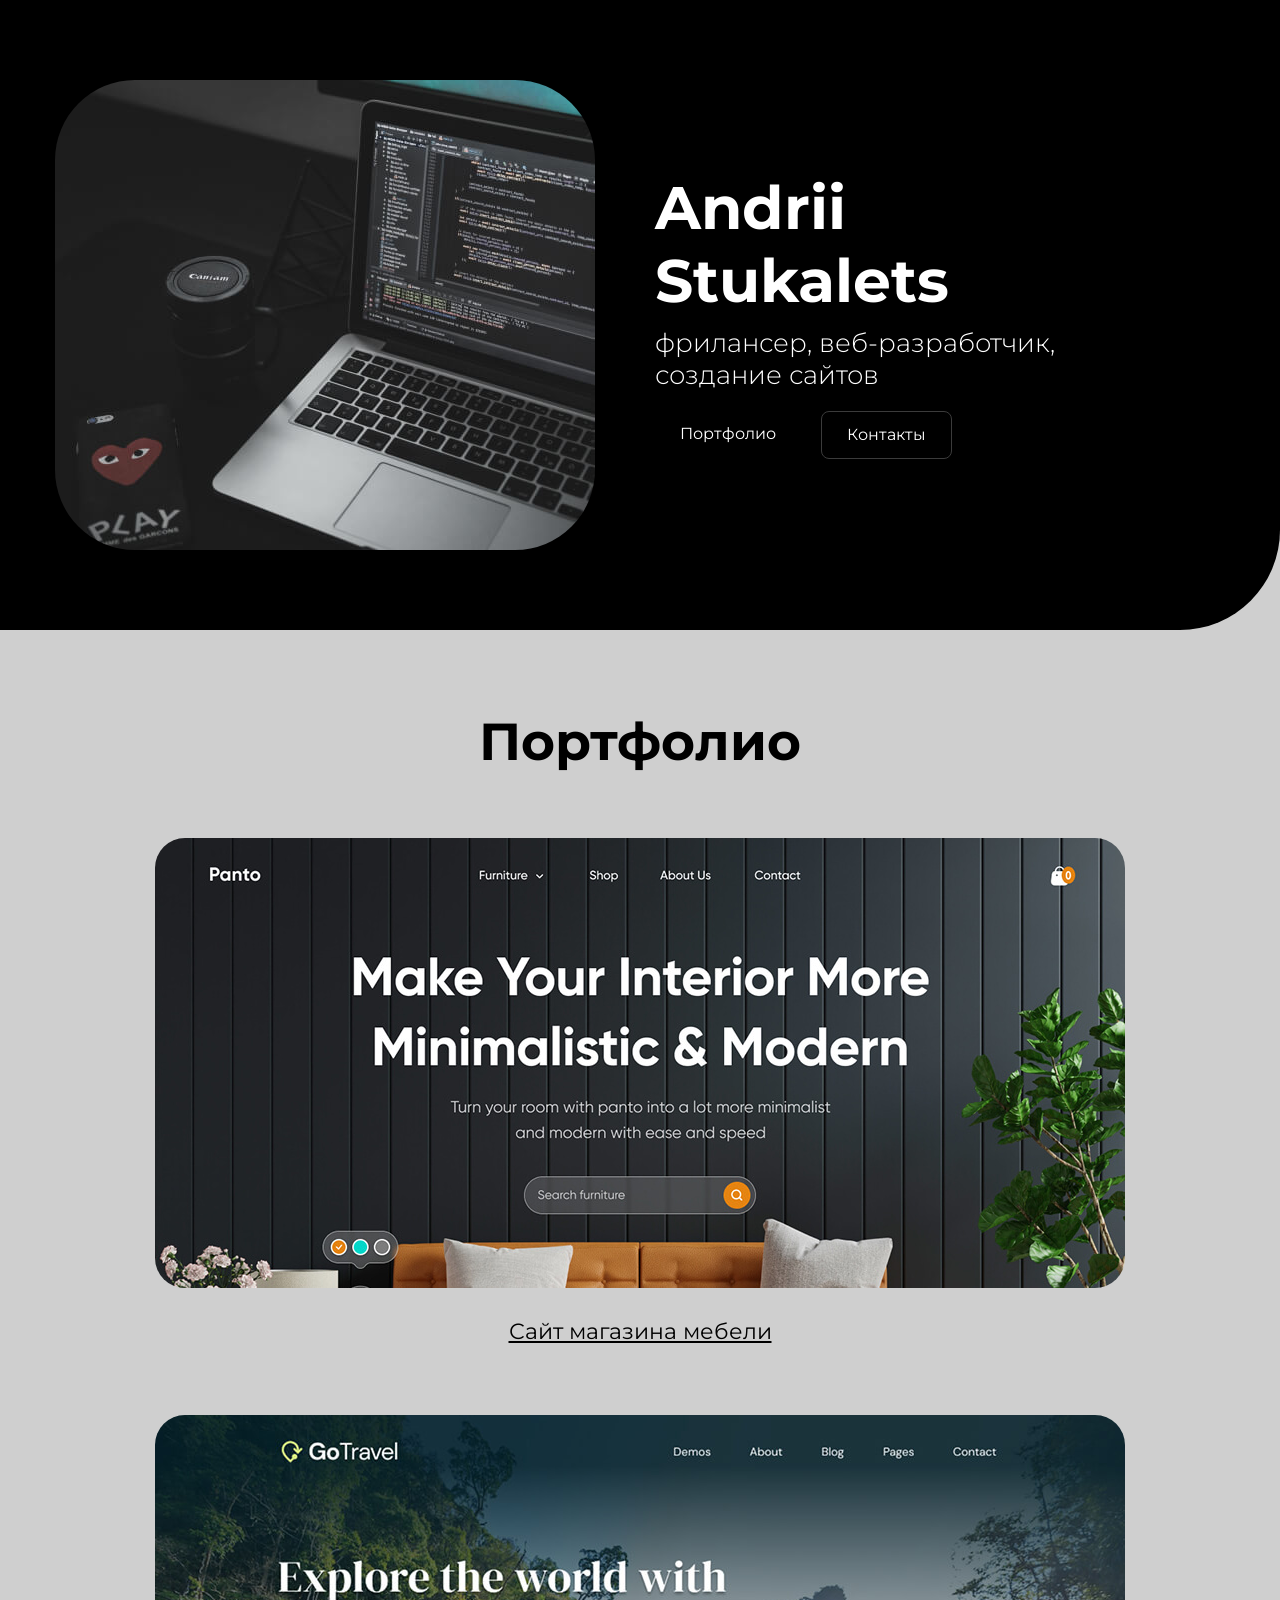
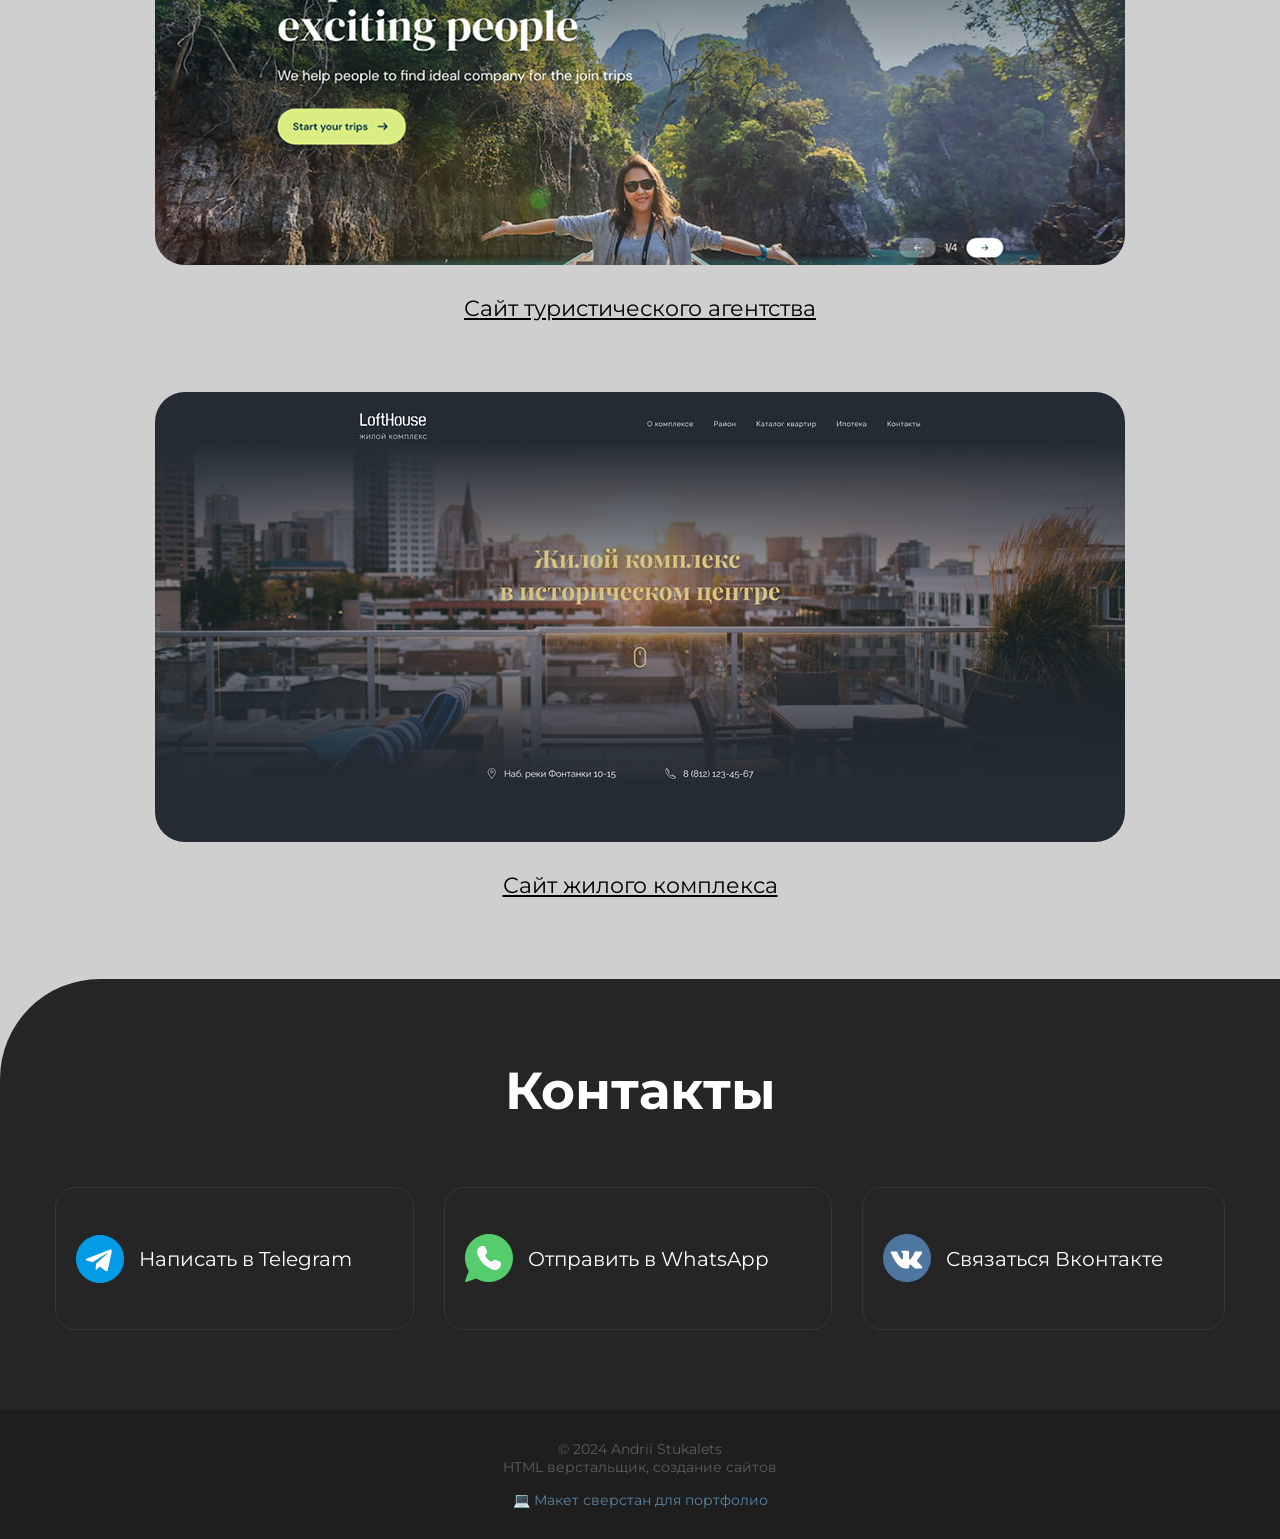
<file: index.html>
<!doctype html>
<html lang="ru">
  <head>
    <meta charset="UTF-8" />
    <meta name="viewport" content="width=device-width, initial-scale=1.0" />
    <title>Портфолио</title>
    <link rel="stylesheet" href="./css/reset.css" />
    <link rel="stylesheet" href="./css/main.css" />
    <link rel="stylesheet" href="./css/media.css" />

    <link rel="icon" type="image/x-icon" href="./img/favicons/favicon.svg" />
    <link
      rel="apple-touch-icon"
      sizes="180x180"
      href="./img/favicons/apple-touch-icon.png"
    />
  </head>
  <body>
    <header class="header">
      <div class="container">
        <div class="header-row">
          <img
            src="./img/photo.jpg"
            srcset="./img/photo@2x.jpg 2x"
            alt="Photo"
            class="header-img"
          />

          <div class="header-desc">
            <h1 class="header-title">
              Andrii<br />
              Stukalets
            </h1>
            <p class="header-text">
              фрилансер, веб-разработчик,<br />
              создание сайтов
            </p>

            <div class="header-btns">
              <a href="#portfolio" class="btn">Портфолио</a>
              <a href="#contacts" class="btn-outline">Контакты</a>
            </div>
          </div>
        </div>
      </div>
      <video class="header-video" autoplay muted loop>
        <source type="video/mp4" src="./video/planet2.mp4" />
      </video>
    </header>

    <main class="main">
      <section class="portfolio" id="portfolio">
        <div class="container">
          <h2 class="portfolio-title">Портфолио</h2>

          <div class="projects">
            <article class="project">
              <a href="./panto.html">
                <img
                  src="./img/portfolio/project-01.jpg"
                  srcset="./img/portfolio/project-01@2x.jpg 2x"
                  alt="Сайт магазина мебели"
                  class="project-img"
                />
              </a>

              <h3 class="project-title">
                <a href="./panto.html">Сайт магазина мебели</a>
              </h3>
            </article>

            <article class="project">
              <a href="./travel.html">
                <img
                  src="./img/portfolio/project-02.jpg"
                  srcset="./img/portfolio/project-02@2x.jpg 2x"
                  alt="Сайт туристического агентства"
                  class="project-img"
                />
              </a>

              <h3 class="project-title">
                <a href="./travel.html">Сайт туристического агентства</a>
              </h3>
            </article>

            <article class="project">
              <a href="./lofthouse.html">
                <img
                  src="./img/portfolio/project-03.jpg"
                  srcset="./img/portfolio/project-03@2x.jpg 2x"
                  alt="Сайт жилого комплекса"
                  class="project-img"
                />
              </a>

              <h3 class="project-title">
                <a href="./lofthouse.html">Сайт жилого комплекса</a>
              </h3>
            </article>
          </div>
        </div>
      </section>

      <section class="contacts" id="contacts">
        <div class="container">
          <h2 class="contacts-title">Контакты</h2>

          <div class="messengers">
            <a href="https://www.google.com/" target="_blank" class="messenger">
              <img src="./img/icons/telegram.svg" alt="Telegram" />
              Написать в Telegram</a
            >
            <a href="https://www.google.com/" target="_blank" class="messenger">
              <img src="./img/icons/whatsapp.svg" alt="WhatsApp" />
              Отправить в WhatsApp</a
            >
            <a href="https://www.google.com/" target="_blank" class="messenger">
              <img src="./img/icons/vk.svg" alt="Вконтакте" />
              Связаться Вконтакте</a
            >
          </div>
        </div>
      </section>
    </main>

    <footer class="footer">
      <div class="container">
        <div class="footer-inner">
          <p>
            © 2024 Andrii Stukalets<br />
            HTML верстальщик, создание сайтов
          </p>
          <p><a href="#" target="_blank">💻 Макет сверстан для портфолио</a></p>
        </div>
      </div>
    </footer>
  </body>
</html>
</file>
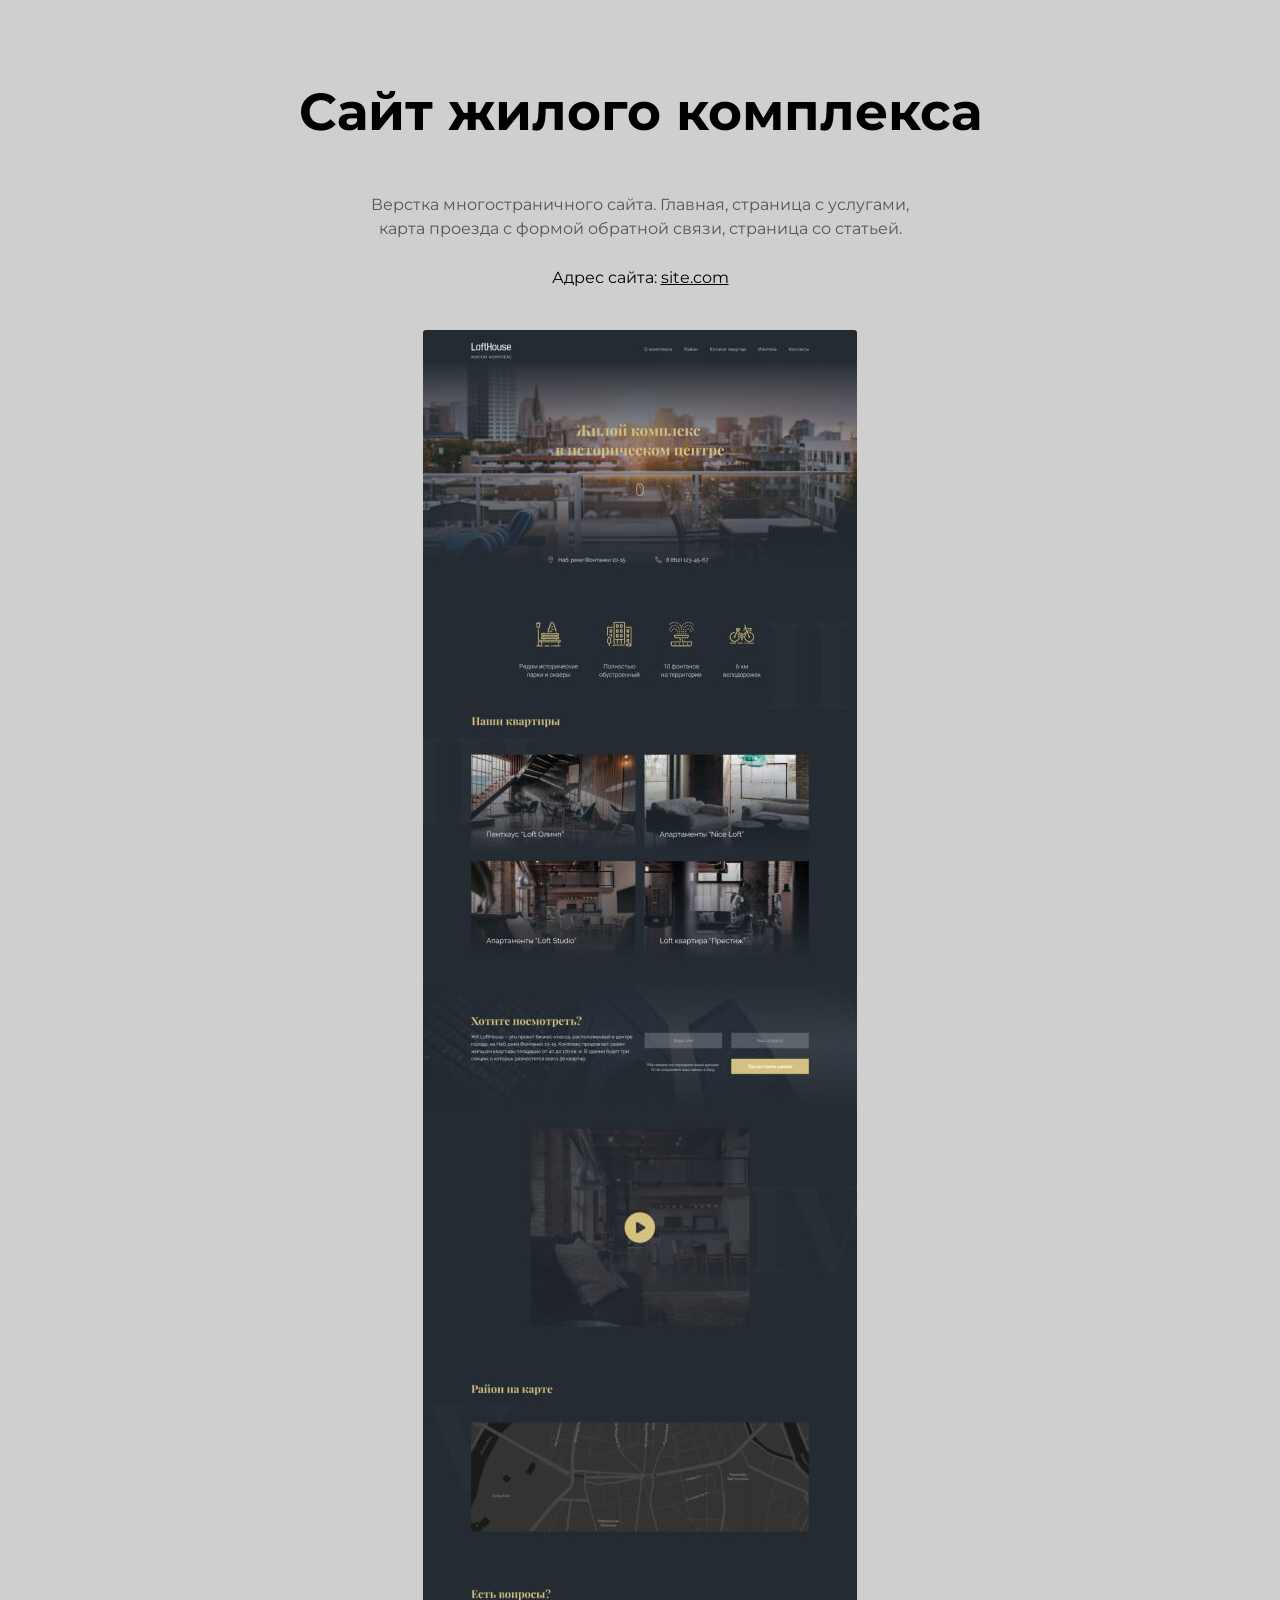
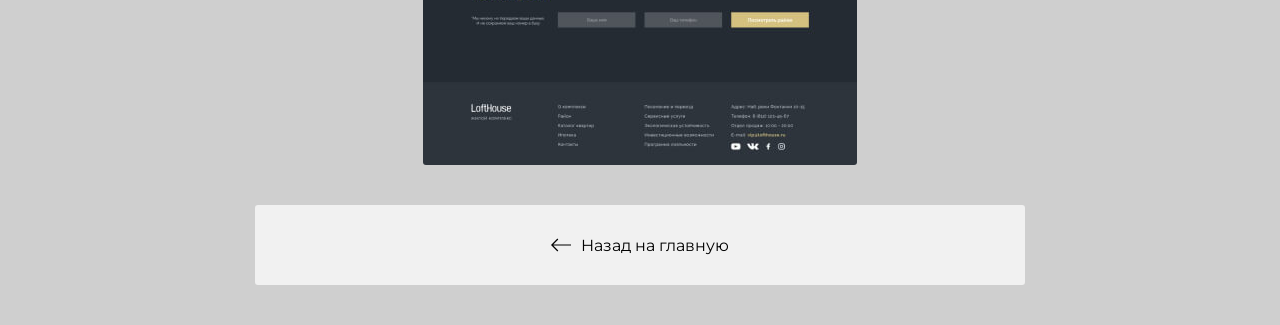
<file: lofthouse.html>
<!DOCTYPE html>
<html lang="ru">
<head>
    <meta charset="UTF-8">
    <meta name="viewport" content="width=device-width, initial-scale=1.0">
    <title>Сайт жилого комплекса</title>
    <link rel="stylesheet" href="./css/reset.css" />
    <link rel="stylesheet" href="./css/main.css" />
    <link rel="stylesheet" href="./css/media.css" />

    <link rel="icon" type="image/x-icon" href="./img/favicons/favicon.svg" />
    <link rel="apple-touch-icon" sizes="180x180" href="./img/favicons/apple-touch-icon.png" />
</head>
<body>
    <article class="inner-page">
      <div class="container">
        <div class="inner-page-details">
          <h1 class="inner-page-title">Сайт жилого комплекса</h1>
          <div class="inner-page-text">
            <p>
              Верстка многостраничного сайта. Главная, страница с услугами,
              карта проезда с формой обратной связи, страница со статьей.
            </p>

            <p class="inner-page-link">
              Адрес сайта: <a href="#" target="_blank">site.com</a>
            </p>
          </div>
        </div>

        <img
          class="inner-page-img"
          src="./img/projects/project-lofthouse.jpg"
          srcset="./img/projects/project-lofthouse@2x.jpg 2x"
          alt="Сайт жилого комплекса"
        />

        <p class="inner-page-backlink">
          <a href="./index.html">
            <img src="./img/icons/arrow-left.svg" alt="Назад на главную" />Назад
            на главную
          </a>
        </p>
      </div>
    </article>
</body>
</html>
</file>
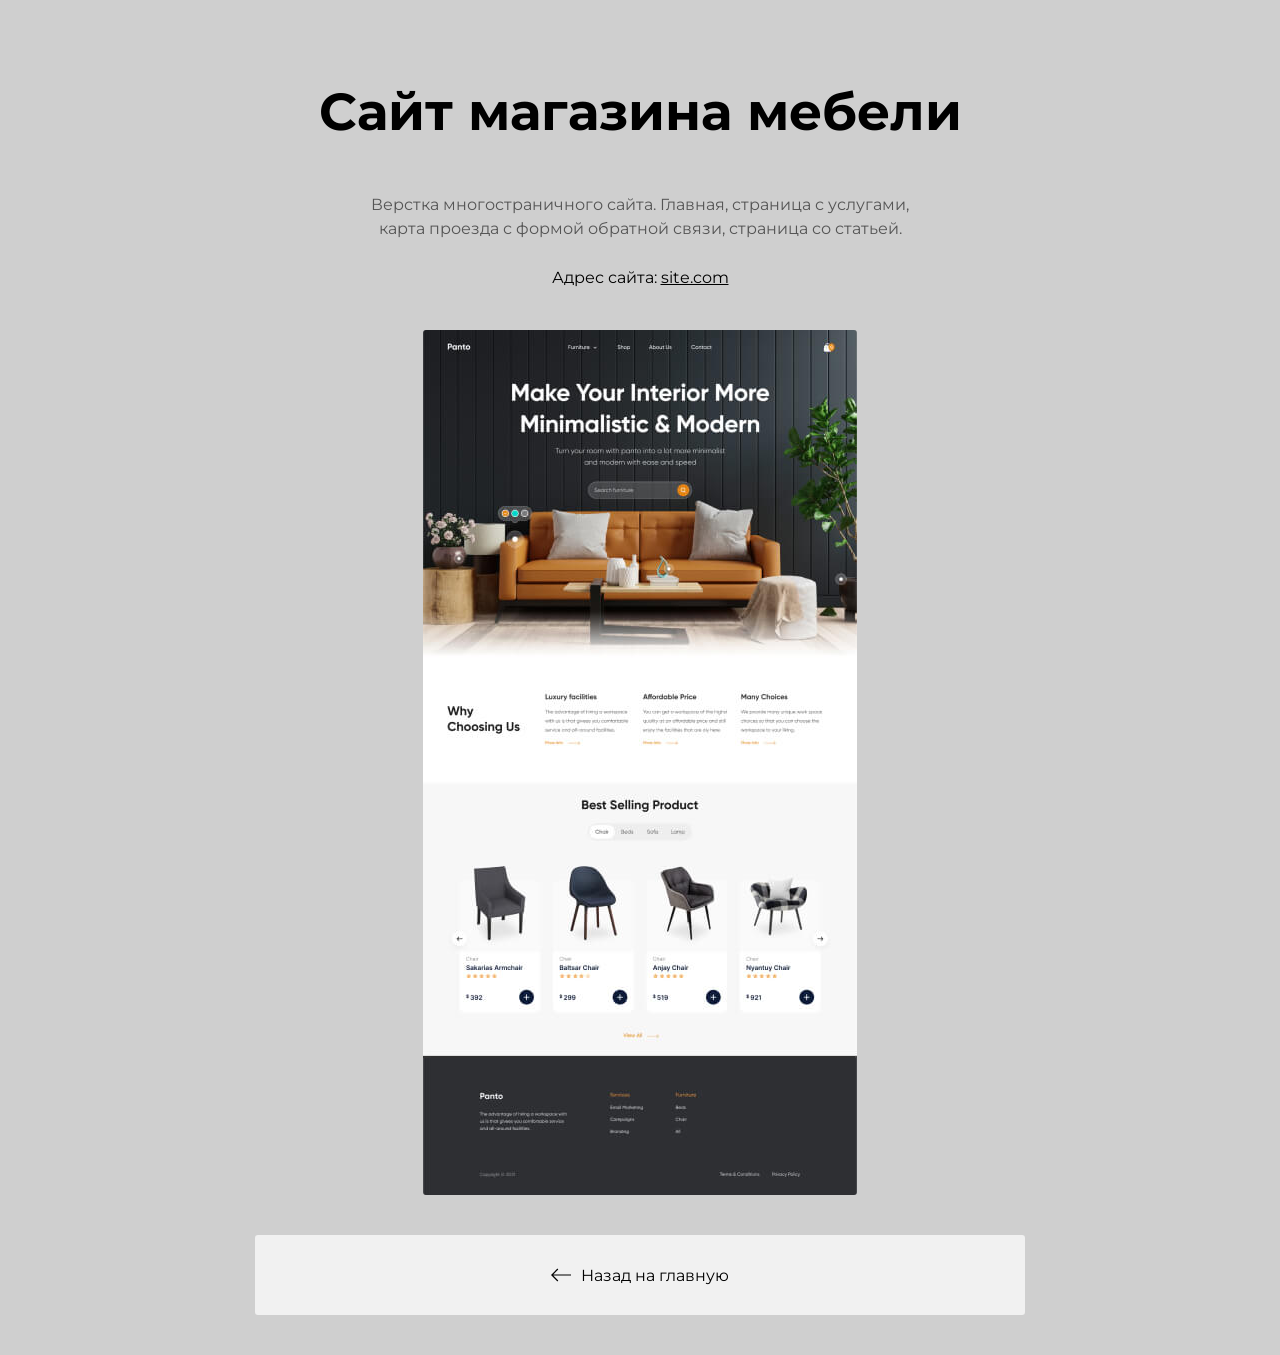
<file: panto.html>
<!doctype html>
<html lang="ru">
  <head>
    <meta charset="UTF-8" />
    <meta name="viewport" content="width=device-width, initial-scale=1.0" />
    <title>Сайт магазина мебели</title>
    <link rel="stylesheet" href="./css/reset.css" />
    <link rel="stylesheet" href="./css/main.css" />
    <link rel="stylesheet" href="./css/media.css" />

    <link rel="icon" type="image/x-icon" href="./img/favicons/favicon.svg" />
    <link rel="apple-touch-icon" sizes="180x180" href="./img/favicons/apple-touch-icon.png" />
  </head>
  <body>
    <article class="inner-page">
      <div class="container">
        <div class="inner-page-details">
          <h1 class="inner-page-title">Сайт магазина мебели</h1>
          <div class="inner-page-text">
            <p>
              Верстка многостраничного сайта. Главная, страница с услугами,
              карта проезда с формой обратной связи, страница со статьей.
            </p>

            <p class="inner-page-link">
              Адрес сайта: <a href="#" target="_blank">site.com</a>
            </p>
          </div>
        </div>

        <img
          class="inner-page-img"
          src="./img/projects/project-panto-full.jpg"
          srcset="./img/projects/project-panto-full@2x.jpg 2x"
          alt="Сайт магазина мебели"
        />

        <p class="inner-page-backlink">
          <a href="./index.html">
            <img src="./img/icons/arrow-left.svg" alt="Назад на главную" />Назад
            на главную
          </a>
        </p>
      </div>
    </article>
  </body>
</html>
</file>
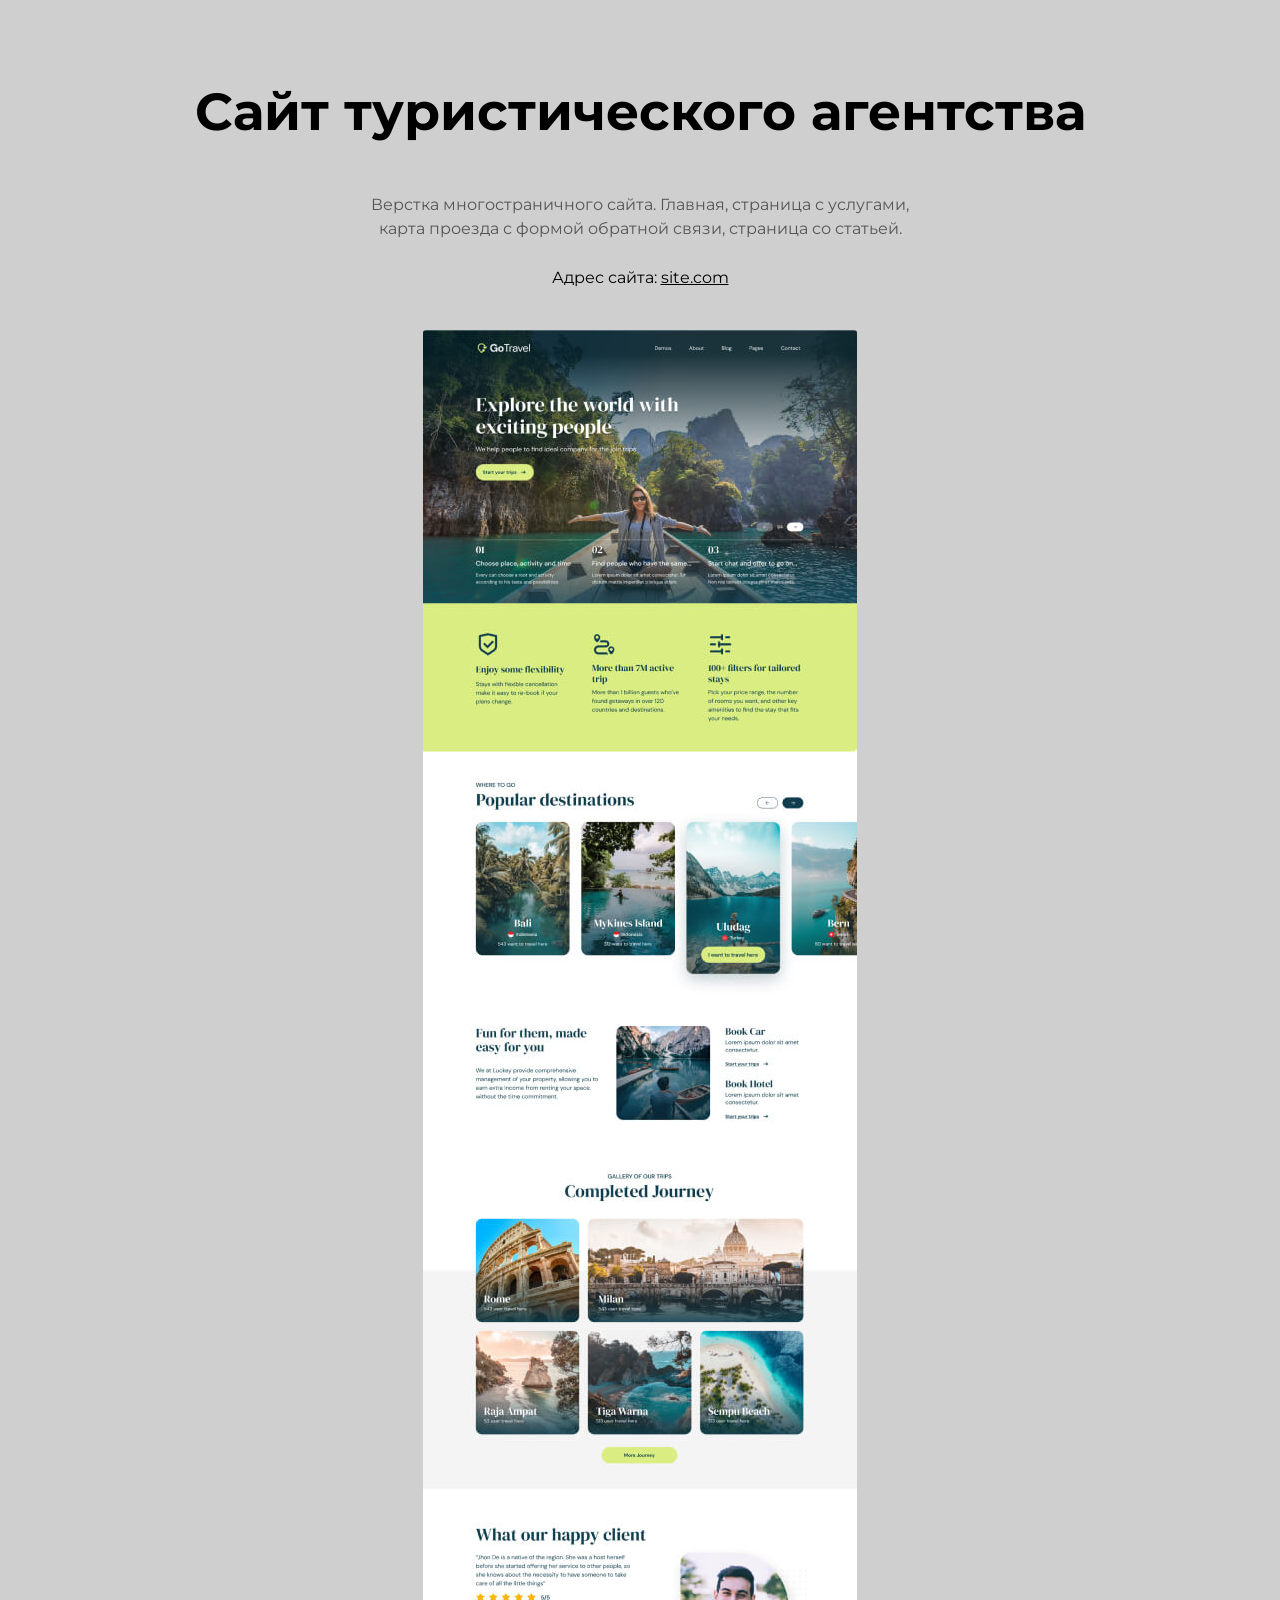
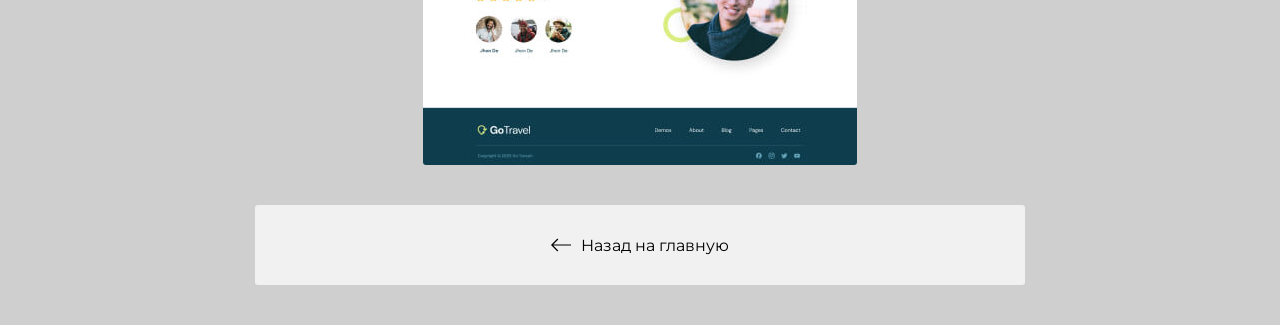
<file: travel.html>
<!doctype html>
<html lang="ru">
  <head>
    <meta charset="UTF-8" />
    <meta name="viewport" content="width=device-width, initial-scale=1.0" />
    <title>Сайт туристического агентства</title>
    <link rel="stylesheet" href="./css/reset.css" />
    <link rel="stylesheet" href="./css/main.css" />
    <link rel="stylesheet" href="./css/media.css" />
    
    <link rel="icon" type="image/x-icon" href="./img/favicons/favicon.svg" />
    <link rel="apple-touch-icon" sizes="180x180" href="./img/favicons/apple-touch-icon.png" />
  </head>
  <body>
   <article class="inner-page">
      <div class="container">
        <div class="inner-page-details">
          <h1 class="inner-page-title">Сайт туристического агентства</h1>
          <div class="inner-page-text">
            <p>
              Верстка многостраничного сайта. Главная, страница с услугами,
              карта проезда с формой обратной связи, страница со статьей.
            </p>

            <p class="inner-page-link">
              Адрес сайта: <a href="#" target="_blank">site.com</a>
            </p>
          </div>
        </div>

        <img
          class="inner-page-img"
          src="./img/projects/project-go-travel.jpg"
          srcset="./img/projects/project-go-travel@2x.jpg 2x"
          alt="Сайт туристического агентства"
        />

        <p class="inner-page-backlink">
          <a href="./index.html">
            <img src="./img/icons/arrow-left.svg" alt="Назад на главную" />Назад
            на главную
          </a>
        </p>
      </div>
    </article>
  </body>
</html>
</file>
<file: css/main.css>
@import url('https://fonts.googleapis.com/css2?family=Montserrat:ital,wght@0,100..900;1,100..900&display=swap');

/* Base */

html {
    scroll-behavior: smooth;
}

body {
    font-family: "Montserrat", sans-serif;
    font-optical-sizing: auto;
    font-weight: 400;
    font-style: normal;

    background-color: rgba(140, 140, 140, 0.41);
}

.none {
    display: none !important;
}

.container {
    max-width: 1200px;
    margin: 0 auto;
    padding: 0 15px;
}

/* Header */
.header {
    overflow: hidden;
    position: relative;

    /*background: #252525 linear-gradient(115.46deg, #2f2f2f 20.75%, #202020 80.24%);*/
    background-color: #000;
    border-bottom-right-radius: 100px;
    color: white;
    padding-top: 80px;
    padding-bottom: 80px;
}

.header .container {
    position: relative;
    z-index: 9;
}

.header-video {
    position: absolute;
    left: 0;
    top: 0;
    width: 100%;
    height: 100%;
    object-fit: cover;
    object-position: center;
    border-bottom-right-radius: 100px;

    opacity: 0.4;
}

.header-row {
    display: flex;
    align-items: center;
    column-gap: 60px;
}

.header-img {
    border-radius: 80px;
}

.header-title {
    font-size: 60px;
    font-weight: 700;
    margin-bottom: 10px;
}

.header-text {
    margin-bottom: 20px;
    font-size: 26px;
    font-weight: 300;
}

.header-btns {
    display: flex;
    column-gap: 20px;
}

.btn {
    height: 48px;
    padding-top: 15px;
    padding-left: 25px;
    padding-right: 25px;
    background-color: #000;
    color: #fff;
    border-radius: 8px;
    line-height: 1;

    transition: all 0.2s ease-in;
}

.btn:hover {
    background-color: #3B3B3B;
}

.btn-outline {
    height: 48px;
    padding-top: 15px;
    padding-left: 25px;
    padding-right: 25px;
    background-color: transparent;
    color: #fff;
    border-radius: 8px;
    line-height: 1;
    border: 1px solid #3B3B3B;

    transition: all 0.2s ease-in;
}

.btn-outline:hover {
    background-color: #3B3B3B;
}

/* Portfolio */

.portfolio {
    padding: 80px 0;
}

.portfolio-title {
    font-size: 52px;
    font-weight: 700;
    margin-bottom: 65px;
    text-align: center;
}

.projects {
    display: flex;
    flex-direction: column;
    row-gap: 70px;
    align-items: center;
}

.project {
    text-align: center;
}

.project-img {
    border-radius: 30px;
    margin-bottom: 30px;

    transition: opacity 0.2s ease-in;
}

.project-img:hover {
    opacity: 0.8;
}

.project-title {
    font-size: 22px;
}

.project-title a {
    color: #000;
    text-decoration: underline;
}

/* Contacts */
.contacts {
    background-color:#252525;
    border-top-left-radius: 100px;
    color: #fff;
    padding: 80px 0;
}

.contacts-title {
    font-size: 52px;
    font-weight: 700;
    margin-bottom: 65px;
    text-align: center;
}

.messengers {
    display: flex;
    flex-wrap: wrap;
    column-gap: 30px;
    row-gap: 30px;
}

.messenger {
    flex-grow: 1;

    display: flex;
    column-gap: 15px;
    align-items: center;

    padding: 46px 20px;
    color: #fff;
    border-radius: 20px;
    border: 1px solid #363636;
    font-size: 20px;
    
    transition: background-color 0.2s ease-in;
}

.messenger:hover {
    background-color: #1E1E1E;
}

/* Footer */

.footer {
    padding: 30px 0;
    background-color: #1E1E1E;
    color: #5D5D5D;
}

.footer a {
    color: #5886A8;
}

.footer-inner {
   font-size: 14px;
   text-align: center;
}

.footer-inner p + p {
    margin-top: 15px;
    
}

/* inner page */

.inner-page {
    padding: 80px 0 40px 0;
}

.inner-page-details {
    display: flex;
    flex-direction: column;
    row-gap: 25px;
    align-items: center;

    margin-bottom: 40px;
    text-align: center;
}

.inner-page-title {
    font-size: 52px;
    font-weight: 700;
    margin-bottom: 25px;
}

.inner-page-text {
    max-width: 570px;

    display: flex;
    flex-direction: column;
    row-gap: 25px;

    color: #555555;
    line-height: 1.5;
}

.inner-page-link {
    color: #000;
}

.inner-page-link a {
    color: #000;
    text-decoration: underline;
}

.inner-page-img {
    display: block;
    margin: 0 auto;
    margin-bottom: 40px;
    border-radius: 3px;
}

.inner-page-backlink a {
    max-width: 770px;
    margin: 0 auto;
    padding: 30px;
    border-radius: 3px;

    display: flex;
    column-gap: 10px;
    align-items: center;
    justify-content: center;

    background-color: #F1F1F1;
    text-align: center;
    color: #000;

    transition: all 0.2s ease-in;
}

.inner-page-backlink a:hover {
    background-color: #dedede;
}
</file>
<file: css/media.css>
@media (max-width: 1080px) {
    .header-row {
        column-gap: 30px;
    }

    .header-img {
        width: 300px;
        border-radius: 30px;
    }

    .header-title {
        font-size: 52px;
    }

    .header-text {
        font-size: 22px;
    }
    
    .portfolio-title {
        font-size: 42px;
    }

        .contacts-title {
            font-size: 42px;
        }

        .inner-page-title {
            font-size: 42px;
        }

}

@media (max-width: 767px) {
    .header {
       padding-top: 20px;
       padding-bottom: 40px;
       border-bottom-right-radius: 60px;
    }

    .header-video {
        border-bottom-right-radius: 60px;
    }

    .header-row {
        flex-direction: column;
        align-items: flex-start;
        row-gap: 20px;
    }

    .header-img {
        max-width: 100%;
        width: auto;
    }

    .header-title {
        font-size: 32px;
    }

    .header-text {
        font-size: 18px;
    }

    /* btns */

    .btn,
    .btn-outline {
        height: 42px;
        padding: 12px 15px 0;
    }

    /* Portfolio */

    .portfolio {
        padding: 40px 0;
    }

    .portfolio-title {
        font-size: 28px;
        margin-bottom: 30px;
    }

    .projects {
        row-gap: 30px;
    }

    .project-img {
        border-radius: 14px;
        margin-bottom: 20px;
    }

    .project-title {
        font-size: 16px;
    }

    /* Contacts */

    .contacts {
        padding: 40px 0;
        border-top-left-radius: 60px;
    }

    .contacts-title {
        font-size: 28px;
        margin-bottom: 30px;
    }

    .messengers {
        gap: 20px;
    }

    .messenger {
        padding: 32px 20px;
        border-radius: 12px;
        font-size: 16px;
    }

    /* Footer */

    .footer-inner {
        font-size: 12px;
    }

    /* Inner page */

    .inner-page {
        padding: 40px 0 20px 0;
    }

    .inner-page-details {
        row-gap: 20px;
        margin-bottom: 20px;
    }

    .inner-page-title {
        font-size: 28px;
        margin-bottom: 20px;
    }

    .inner-page-text {
        row-gap: 20px;
    }

    .inner-page-img {
        margin-bottom: 20px;
    }

    .inner-page-backlink a {
        padding: 20px;
    }

}
</file>
